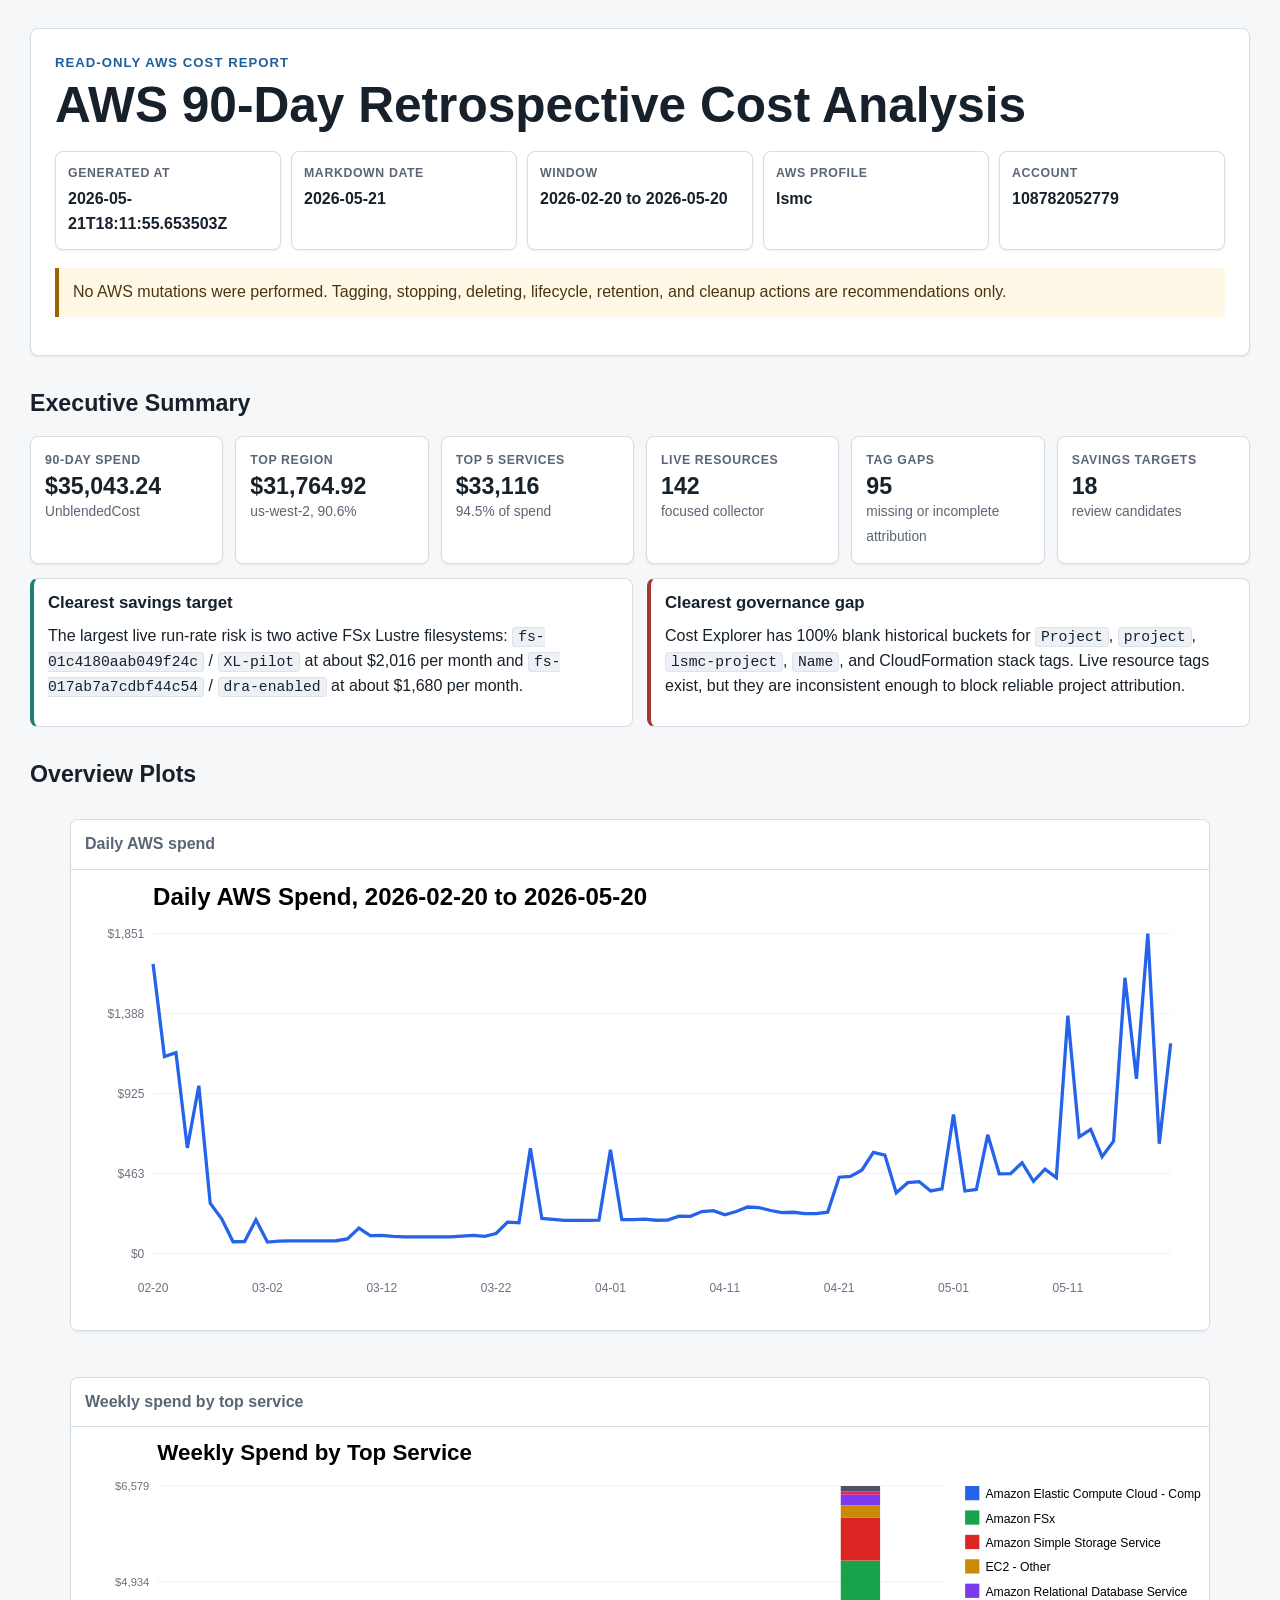
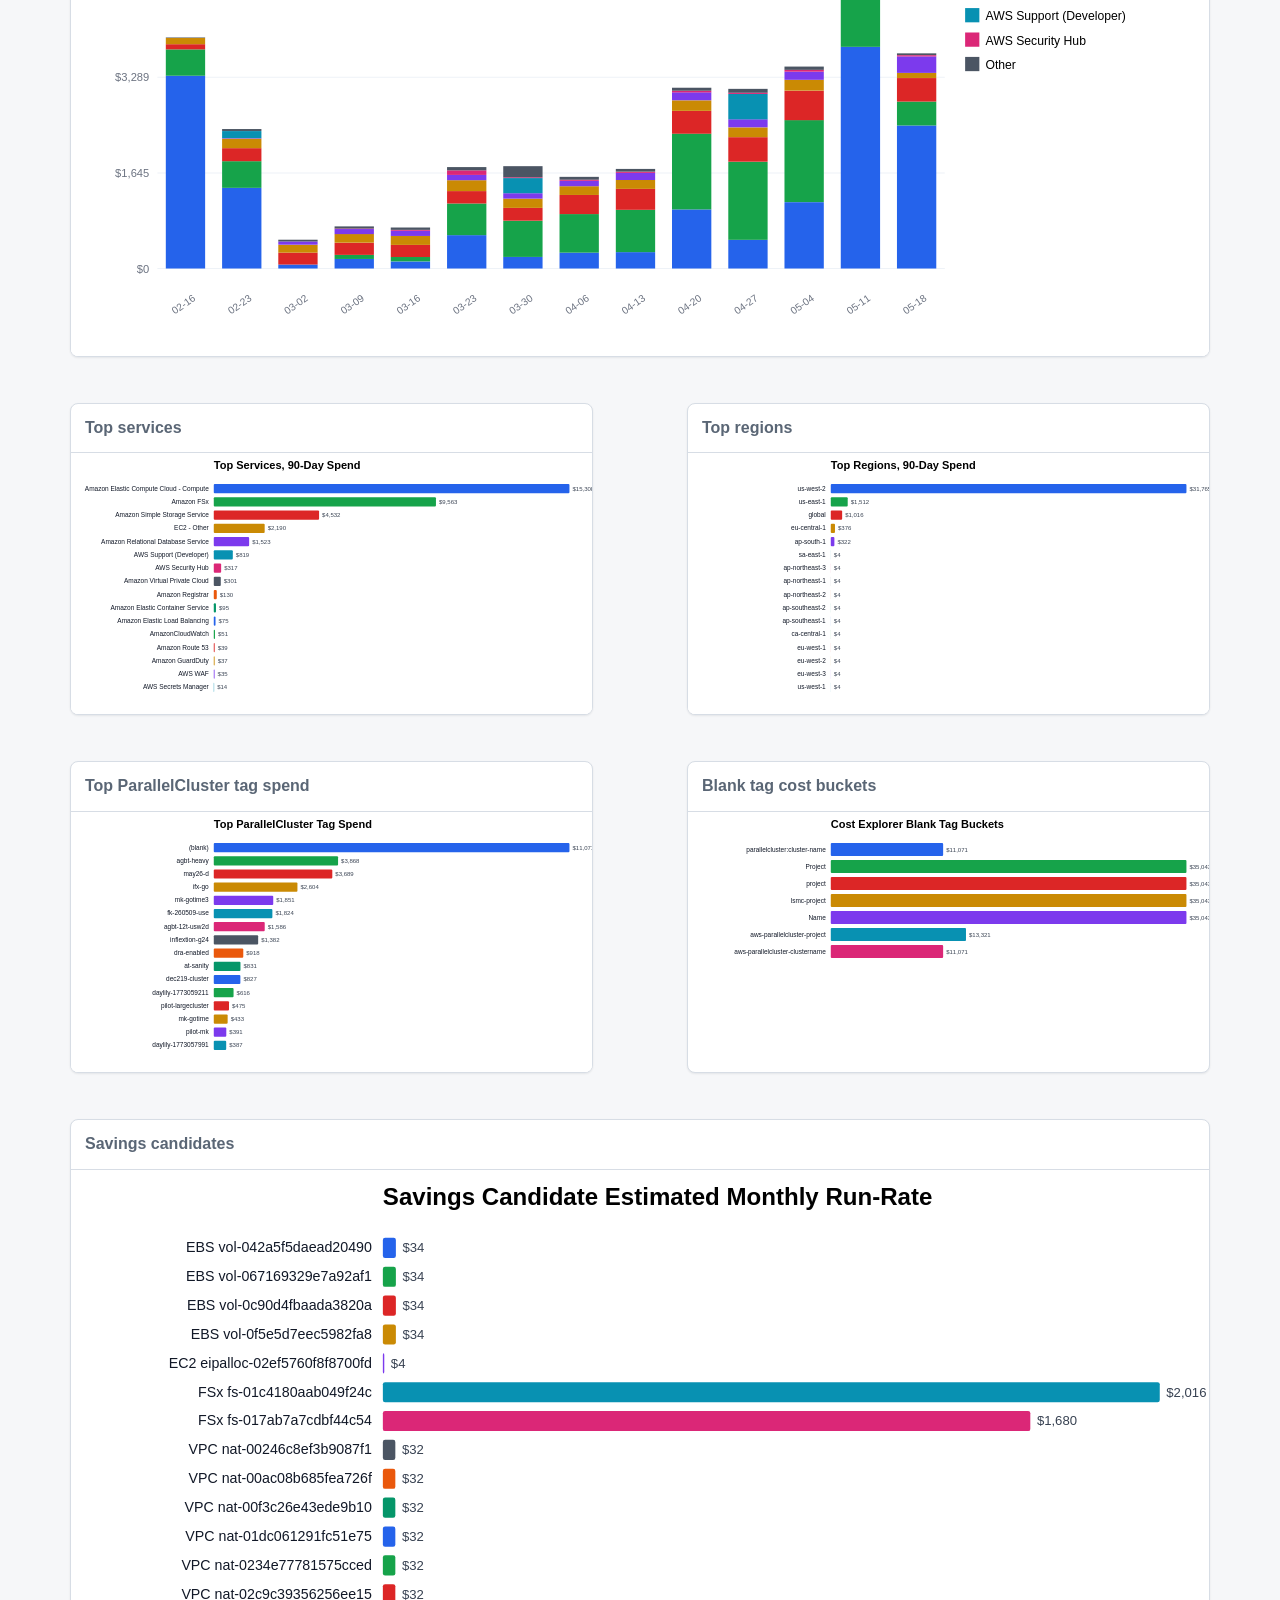
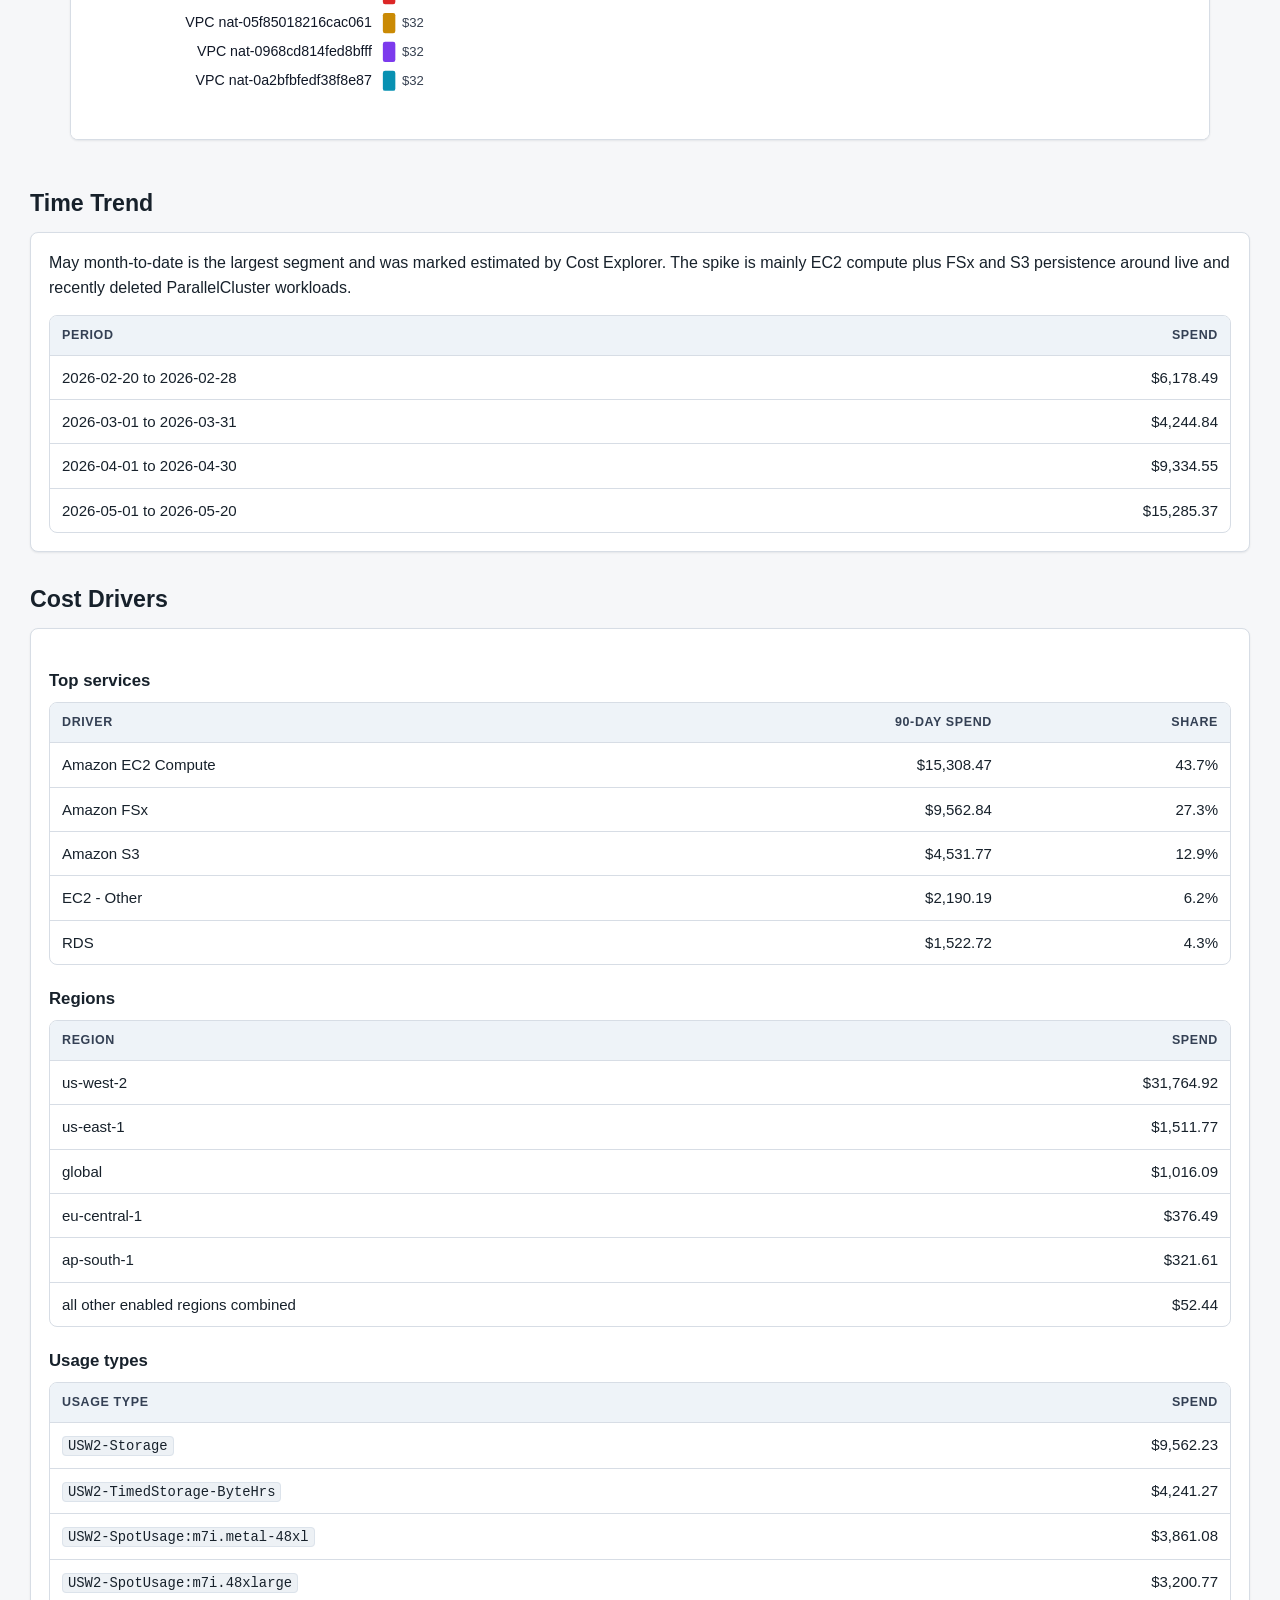
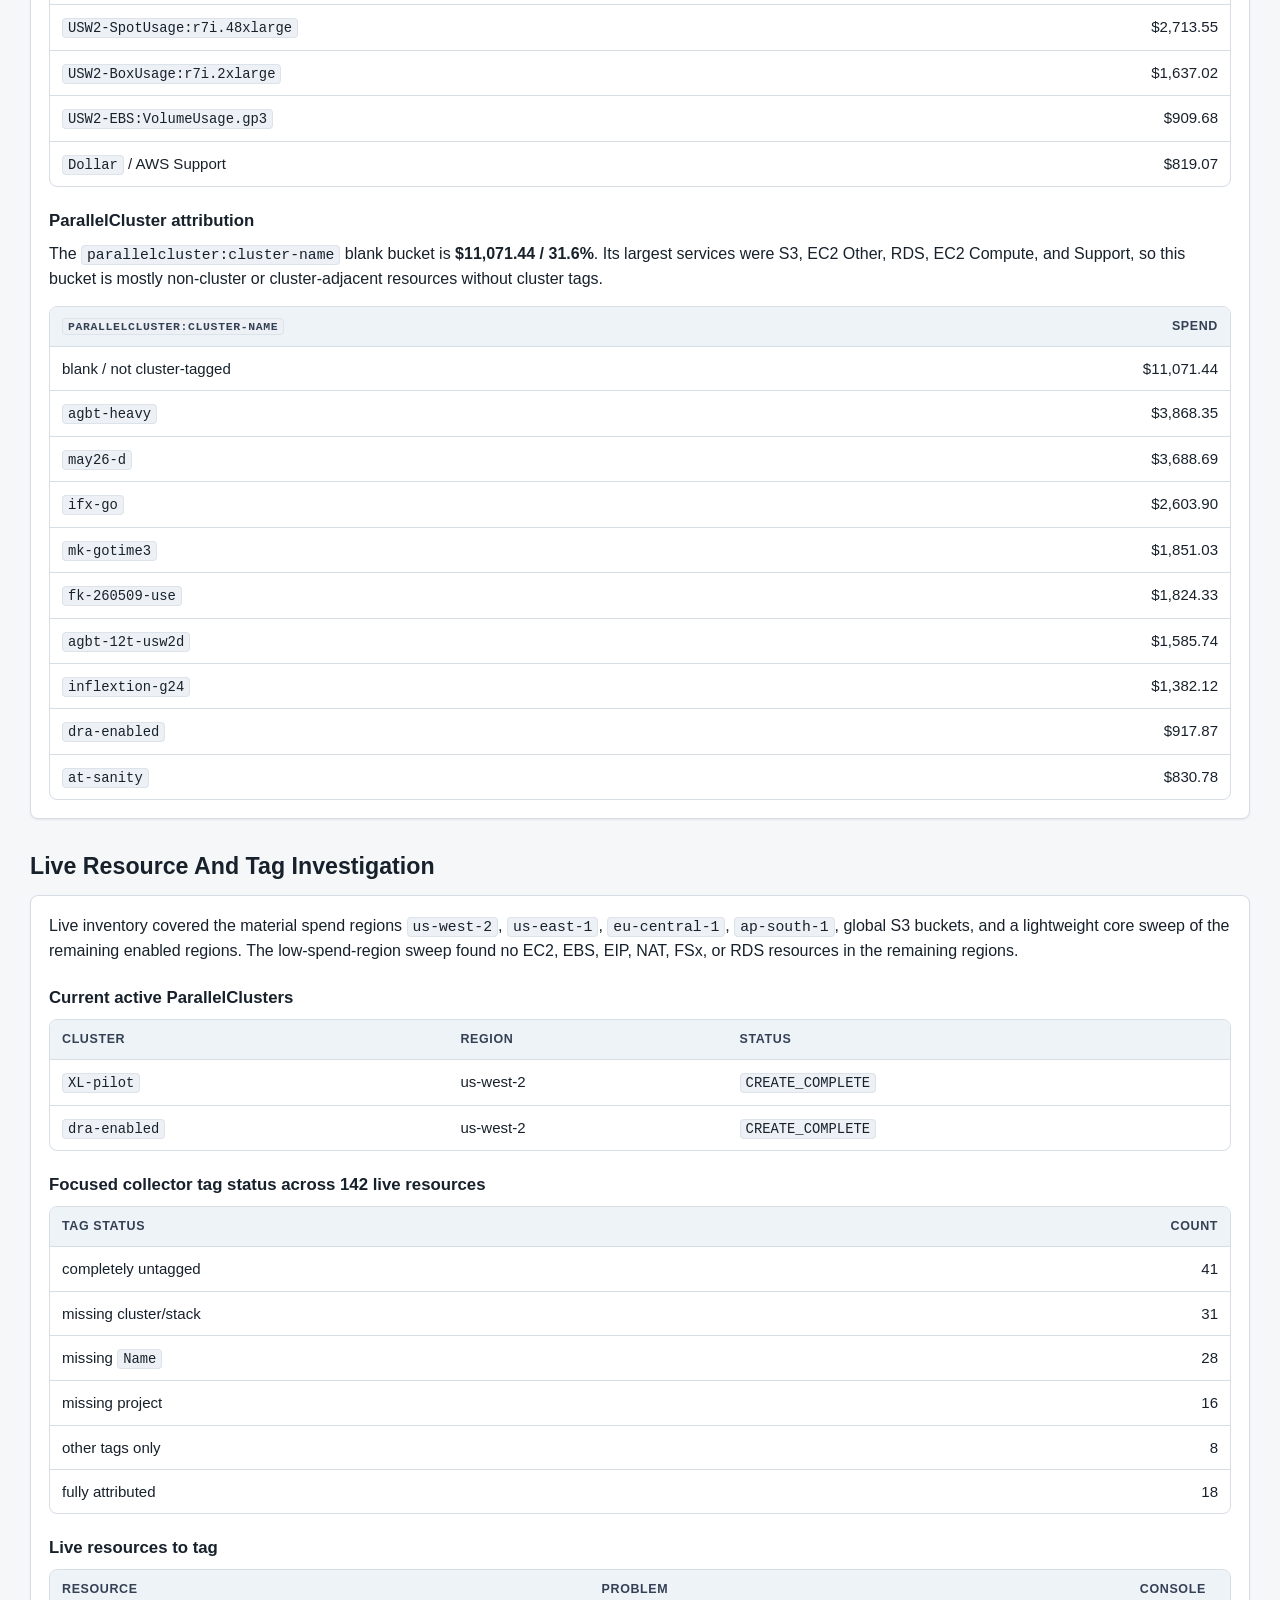
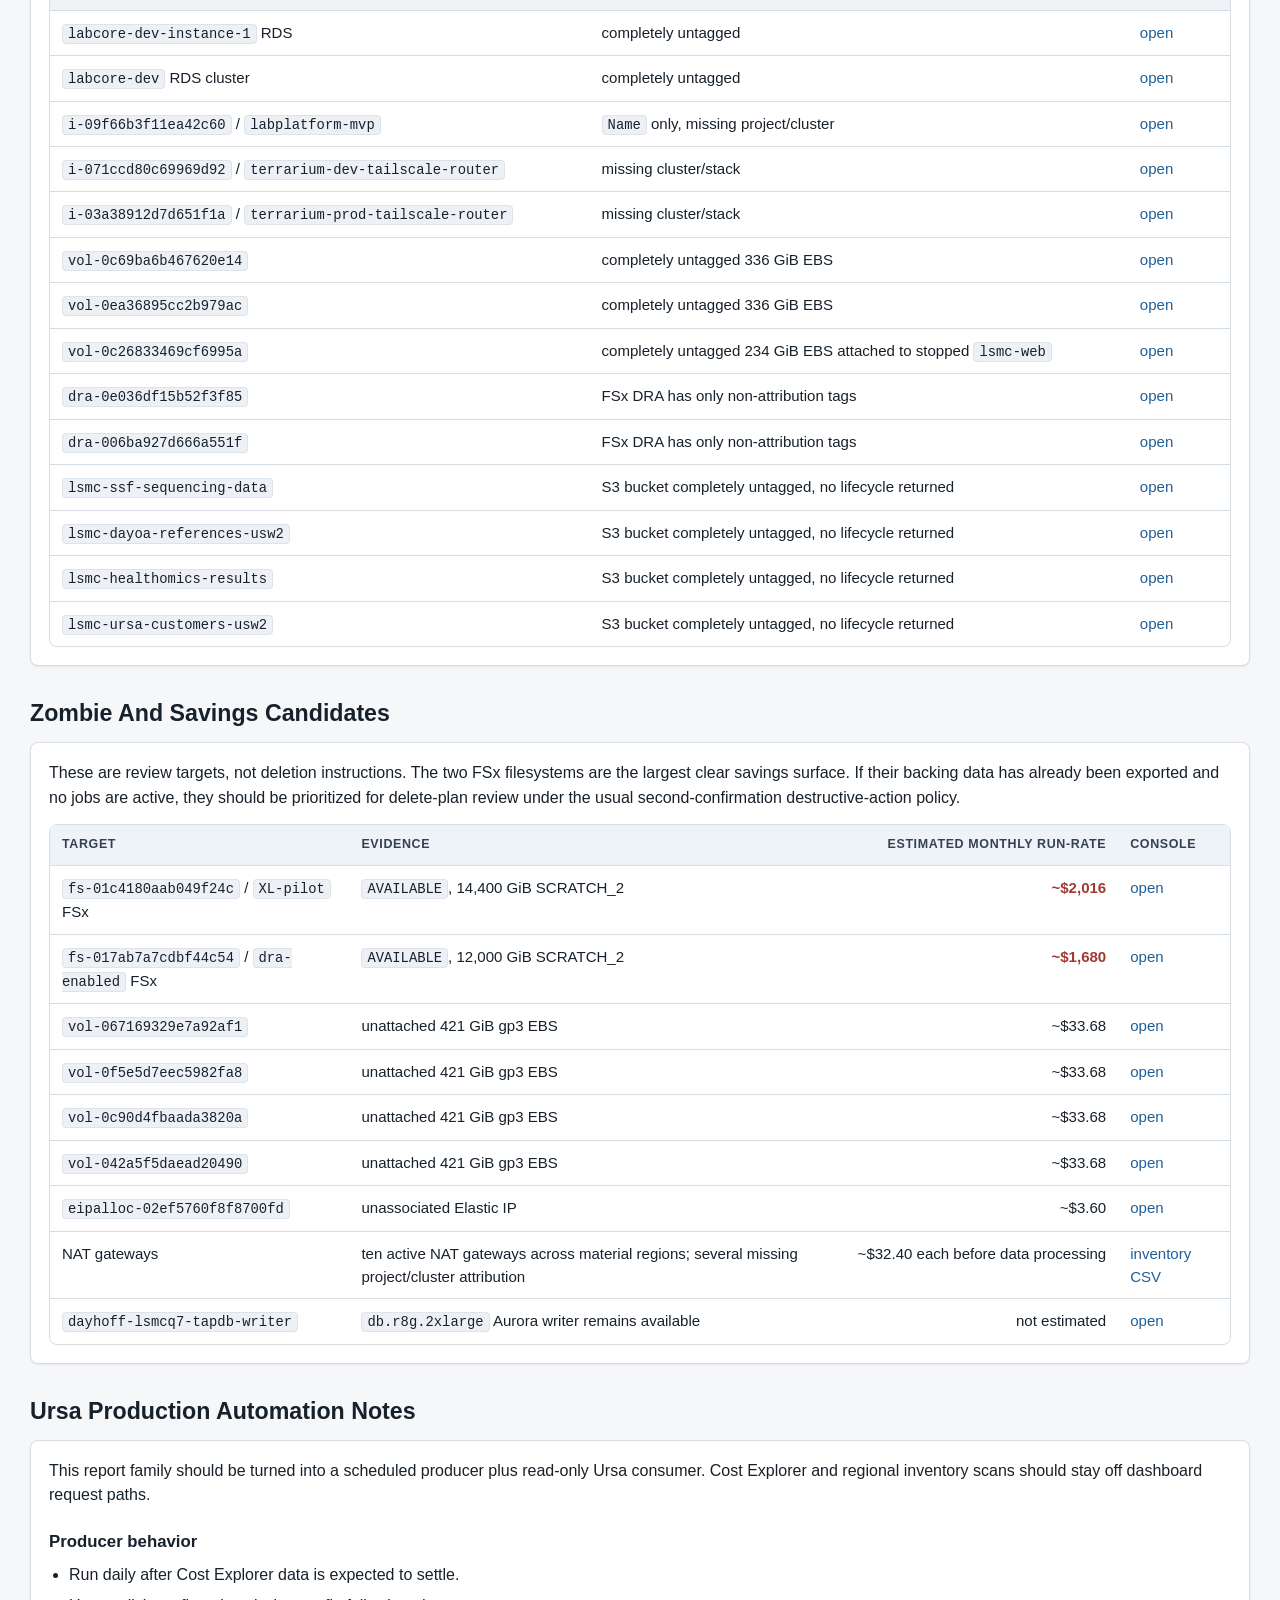
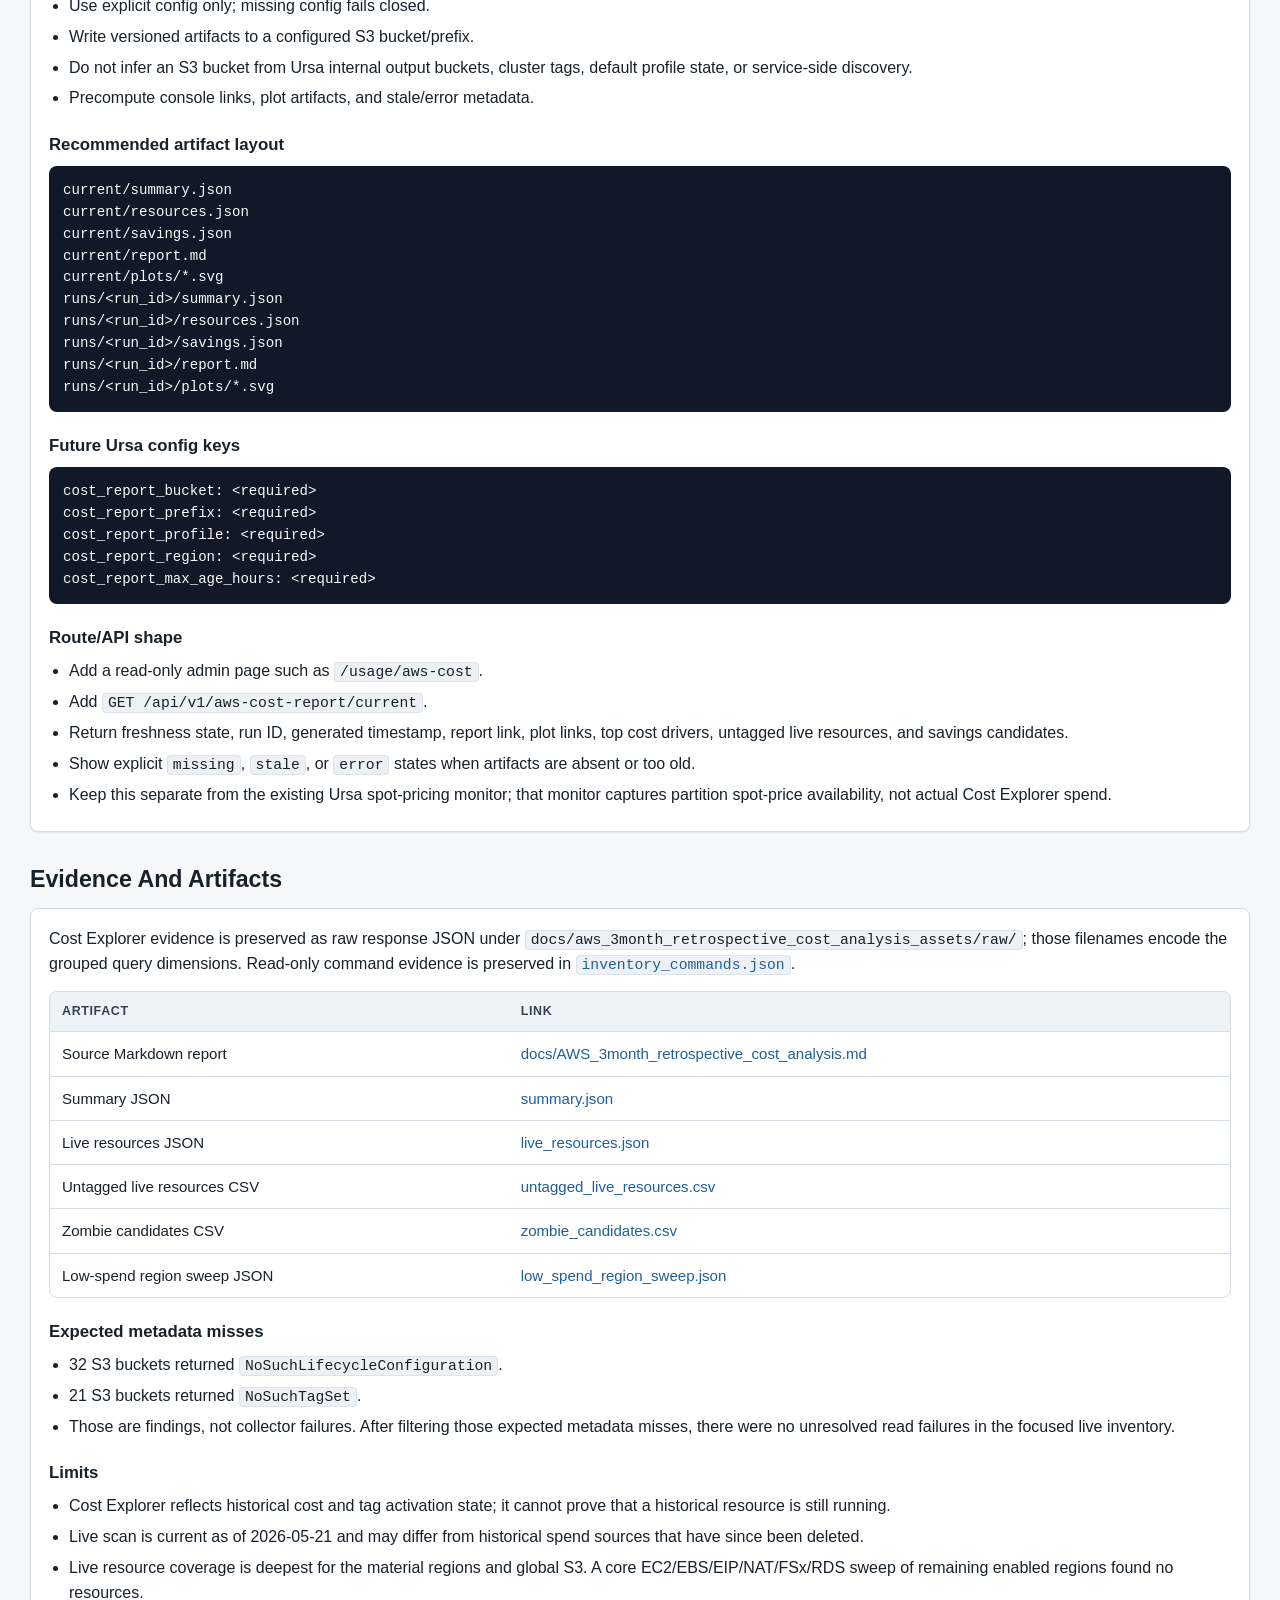
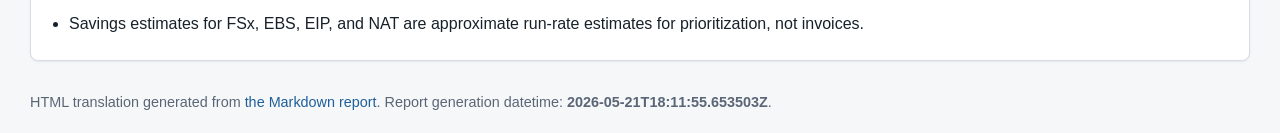
<file: daylib_ursa/gui/static/aws_usage_report/index.html>
<!doctype html>
<html lang="en">
<head>
  <meta charset="utf-8">
  <meta name="viewport" content="width=device-width, initial-scale=1">
  <title>AWS 90-Day Retrospective Cost Analysis</title>
  <style>
    :root {
      color-scheme: light;
      --bg: #f6f7f9;
      --panel: #ffffff;
      --ink: #17212b;
      --muted: #5a6675;
      --line: #d7dde5;
      --blue: #1f5f99;
      --teal: #1c7f72;
      --amber: #9b6400;
      --red: #a33a32;
      --shadow: 0 1px 2px rgba(17, 24, 39, 0.08);
    }

    * {
      box-sizing: border-box;
    }

    body {
      margin: 0;
      background: var(--bg);
      color: var(--ink);
      font-family: -apple-system, BlinkMacSystemFont, "Segoe UI", sans-serif;
      line-height: 1.55;
    }

    a {
      color: var(--blue);
      text-decoration: none;
    }

    a:hover,
    a:focus {
      text-decoration: underline;
    }

    .page {
      width: min(1220px, calc(100% - 32px));
      margin: 0 auto;
      padding: 28px 0 48px;
    }

    header {
      background: var(--panel);
      border: 1px solid var(--line);
      border-radius: 8px;
      box-shadow: var(--shadow);
      padding: 24px;
    }

    .eyebrow {
      margin: 0 0 6px;
      color: var(--blue);
      font-size: 0.82rem;
      font-weight: 700;
      letter-spacing: 0.08em;
      text-transform: uppercase;
    }

    h1 {
      margin: 0;
      font-size: clamp(2rem, 4vw, 3.1rem);
      line-height: 1.05;
      letter-spacing: 0;
    }

    h2 {
      margin: 34px 0 14px;
      font-size: 1.45rem;
      line-height: 1.2;
      letter-spacing: 0;
    }

    h3 {
      margin: 24px 0 10px;
      font-size: 1.05rem;
      line-height: 1.25;
      letter-spacing: 0;
    }

    p {
      margin: 0 0 14px;
    }

    code {
      background: #edf1f5;
      border: 1px solid #dce3eb;
      border-radius: 4px;
      padding: 1px 5px;
      font-family: ui-monospace, SFMono-Regular, Menlo, Consolas, monospace;
      font-size: 0.92em;
    }

    pre {
      overflow-x: auto;
      margin: 0 0 18px;
      padding: 14px;
      background: #111827;
      color: #f8fafc;
      border-radius: 8px;
      font-size: 0.88rem;
    }

    pre code {
      background: transparent;
      border: 0;
      color: inherit;
      padding: 0;
      font-size: inherit;
    }

    .meta {
      display: grid;
      grid-template-columns: repeat(5, minmax(150px, 1fr));
      gap: 10px;
      margin-top: 20px;
    }

    .meta div,
    .metric,
    .panel,
    .plot {
      background: var(--panel);
      border: 1px solid var(--line);
      border-radius: 8px;
      box-shadow: var(--shadow);
    }

    .meta div {
      padding: 12px;
    }

    .label {
      display: block;
      color: var(--muted);
      font-size: 0.77rem;
      font-weight: 700;
      letter-spacing: 0.05em;
      text-transform: uppercase;
    }

    .value {
      display: block;
      margin-top: 4px;
      font-weight: 700;
      overflow-wrap: anywhere;
    }

    .notice {
      margin-top: 18px;
      padding: 12px 14px;
      border-left: 4px solid var(--amber);
      background: #fff8e7;
      color: #4a3511;
    }

    .metrics {
      display: grid;
      grid-template-columns: repeat(6, minmax(140px, 1fr));
      gap: 12px;
      margin: 18px 0 8px;
    }

    .metric {
      padding: 14px;
    }

    .metric strong {
      display: block;
      margin-top: 4px;
      font-size: 1.45rem;
      line-height: 1.1;
    }

    .metric .small {
      color: var(--muted);
      font-size: 0.86rem;
    }

    .section {
      margin-top: 20px;
    }

    .panel {
      padding: 18px;
      margin-bottom: 16px;
    }

    .plots {
      display: grid;
      grid-template-columns: repeat(2, minmax(0, 1fr));
      gap: 14px;
    }

    .plot {
      overflow: hidden;
      min-width: 0;
    }

    .plot figcaption {
      padding: 12px 14px;
      color: var(--muted);
      font-weight: 700;
      border-bottom: 1px solid var(--line);
    }

    .plot img {
      display: block;
      width: 100%;
      height: auto;
      background: #fff;
    }

    .wide {
      grid-column: 1 / -1;
    }

    .table-wrap {
      overflow-x: auto;
      border: 1px solid var(--line);
      border-radius: 8px;
      background: #fff;
    }

    table {
      width: 100%;
      border-collapse: collapse;
      font-size: 0.94rem;
    }

    th,
    td {
      padding: 10px 12px;
      border-bottom: 1px solid var(--line);
      vertical-align: top;
      text-align: left;
    }

    th {
      color: #344054;
      background: #eef3f8;
      font-size: 0.78rem;
      letter-spacing: 0.05em;
      text-transform: uppercase;
      white-space: nowrap;
    }

    tbody tr:last-child td {
      border-bottom: 0;
    }

    td.num,
    th.num {
      text-align: right;
      white-space: nowrap;
    }

    .priority {
      color: var(--red);
      font-weight: 700;
    }

    .good {
      color: var(--teal);
      font-weight: 700;
    }

    .muted {
      color: var(--muted);
    }

    .callouts {
      display: grid;
      grid-template-columns: repeat(2, minmax(0, 1fr));
      gap: 14px;
      margin-top: 14px;
    }

    .callout {
      padding: 14px;
      border: 1px solid var(--line);
      border-left: 4px solid var(--blue);
      border-radius: 8px;
      background: #fff;
    }

    .callout.savings {
      border-left-color: var(--teal);
    }

    .callout.risk {
      border-left-color: var(--red);
    }

    .callout h3 {
      margin-top: 0;
    }

    .compact-list {
      margin: 0 0 0 20px;
      padding: 0;
    }

    .compact-list li {
      margin: 6px 0;
    }

    footer {
      margin-top: 30px;
      color: var(--muted);
      font-size: 0.9rem;
    }

    @media (max-width: 1020px) {
      .meta,
      .metrics {
        grid-template-columns: repeat(2, minmax(0, 1fr));
      }

      .plots,
      .callouts {
        grid-template-columns: 1fr;
      }
    }

    @media (max-width: 620px) {
      .page {
        width: min(100% - 20px, 1220px);
        padding-top: 12px;
      }

      header,
      .panel {
        padding: 14px;
      }

      .meta,
      .metrics {
        grid-template-columns: 1fr;
      }

      th,
      td {
        padding: 8px 10px;
      }
    }
  </style>
</head>
<body>
  <main class="page">
    <header>
      <p class="eyebrow">Read-only AWS cost report</p>
      <h1>AWS 90-Day Retrospective Cost Analysis</h1>
      <div class="meta" aria-label="Report metadata">
        <div>
          <span class="label">Generated At</span>
          <span class="value">2026-05-21T18:11:55.653503Z</span>
        </div>
        <div>
          <span class="label">Markdown Date</span>
          <span class="value">2026-05-21</span>
        </div>
        <div>
          <span class="label">Window</span>
          <span class="value">2026-02-20 to 2026-05-20</span>
        </div>
        <div>
          <span class="label">AWS Profile</span>
          <span class="value">lsmc</span>
        </div>
        <div>
          <span class="label">Account</span>
          <span class="value">108782052779</span>
        </div>
      </div>
      <p class="notice">No AWS mutations were performed. Tagging, stopping, deleting, lifecycle, retention, and cleanup actions are recommendations only.</p>
    </header>

    <section class="section" aria-labelledby="summary">
      <h2 id="summary">Executive Summary</h2>
      <div class="metrics">
        <div class="metric">
          <span class="label">90-Day Spend</span>
          <strong>$35,043.24</strong>
          <span class="small">UnblendedCost</span>
        </div>
        <div class="metric">
          <span class="label">Top Region</span>
          <strong>$31,764.92</strong>
          <span class="small">us-west-2, 90.6%</span>
        </div>
        <div class="metric">
          <span class="label">Top 5 Services</span>
          <strong>$33,116</strong>
          <span class="small">94.5% of spend</span>
        </div>
        <div class="metric">
          <span class="label">Live Resources</span>
          <strong>142</strong>
          <span class="small">focused collector</span>
        </div>
        <div class="metric">
          <span class="label">Tag Gaps</span>
          <strong>95</strong>
          <span class="small">missing or incomplete attribution</span>
        </div>
        <div class="metric">
          <span class="label">Savings Targets</span>
          <strong>18</strong>
          <span class="small">review candidates</span>
        </div>
      </div>
      <div class="callouts">
        <div class="callout savings">
          <h3>Clearest savings target</h3>
          <p>The largest live run-rate risk is two active FSx Lustre filesystems: <code>fs-01c4180aab049f24c</code> / <code>XL-pilot</code> at about $2,016 per month and <code>fs-017ab7a7cdbf44c54</code> / <code>dra-enabled</code> at about $1,680 per month.</p>
        </div>
        <div class="callout risk">
          <h3>Clearest governance gap</h3>
          <p>Cost Explorer has 100% blank historical buckets for <code>Project</code>, <code>project</code>, <code>lsmc-project</code>, <code>Name</code>, and CloudFormation stack tags. Live resource tags exist, but they are inconsistent enough to block reliable project attribution.</p>
        </div>
      </div>
    </section>

    <section class="section" aria-labelledby="plots">
      <h2 id="plots">Overview Plots</h2>
      <div class="plots">
        <figure class="plot wide">
          <figcaption>Daily AWS spend</figcaption>
          <img src="images/daily_spend.svg" alt="Daily AWS spend line chart">
        </figure>
        <figure class="plot wide">
          <figcaption>Weekly spend by top service</figcaption>
          <img src="images/weekly_service_spend.svg" alt="Weekly stacked bar chart by top service">
        </figure>
        <figure class="plot">
          <figcaption>Top services</figcaption>
          <img src="images/top_services.svg" alt="Top services bar chart">
        </figure>
        <figure class="plot">
          <figcaption>Top regions</figcaption>
          <img src="images/top_regions.svg" alt="Top regions bar chart">
        </figure>
        <figure class="plot">
          <figcaption>Top ParallelCluster tag spend</figcaption>
          <img src="images/top_cluster_tags.svg" alt="ParallelCluster tag spend bar chart">
        </figure>
        <figure class="plot">
          <figcaption>Blank tag cost buckets</figcaption>
          <img src="images/tag_gap_costs.svg" alt="Blank tag cost buckets bar chart">
        </figure>
        <figure class="plot wide">
          <figcaption>Savings candidates</figcaption>
          <img src="images/savings_candidates.svg" alt="Savings candidates bar chart">
        </figure>
      </div>
    </section>

    <section class="section" aria-labelledby="time-trend">
      <h2 id="time-trend">Time Trend</h2>
      <div class="panel">
        <p>May month-to-date is the largest segment and was marked estimated by Cost Explorer. The spike is mainly EC2 compute plus FSx and S3 persistence around live and recently deleted ParallelCluster workloads.</p>
        <div class="table-wrap">
          <table>
            <thead>
              <tr>
                <th>Period</th>
                <th class="num">Spend</th>
              </tr>
            </thead>
            <tbody>
              <tr><td>2026-02-20 to 2026-02-28</td><td class="num">$6,178.49</td></tr>
              <tr><td>2026-03-01 to 2026-03-31</td><td class="num">$4,244.84</td></tr>
              <tr><td>2026-04-01 to 2026-04-30</td><td class="num">$9,334.55</td></tr>
              <tr><td>2026-05-01 to 2026-05-20</td><td class="num">$15,285.37</td></tr>
            </tbody>
          </table>
        </div>
      </div>
    </section>

    <section class="section" aria-labelledby="drivers">
      <h2 id="drivers">Cost Drivers</h2>
      <div class="panel">
        <h3>Top services</h3>
        <div class="table-wrap">
          <table>
            <thead>
              <tr>
                <th>Driver</th>
                <th class="num">90-Day Spend</th>
                <th class="num">Share</th>
              </tr>
            </thead>
            <tbody>
              <tr><td>Amazon EC2 Compute</td><td class="num">$15,308.47</td><td class="num">43.7%</td></tr>
              <tr><td>Amazon FSx</td><td class="num">$9,562.84</td><td class="num">27.3%</td></tr>
              <tr><td>Amazon S3</td><td class="num">$4,531.77</td><td class="num">12.9%</td></tr>
              <tr><td>EC2 - Other</td><td class="num">$2,190.19</td><td class="num">6.2%</td></tr>
              <tr><td>RDS</td><td class="num">$1,522.72</td><td class="num">4.3%</td></tr>
            </tbody>
          </table>
        </div>

        <h3>Regions</h3>
        <div class="table-wrap">
          <table>
            <thead>
              <tr>
                <th>Region</th>
                <th class="num">Spend</th>
              </tr>
            </thead>
            <tbody>
              <tr><td>us-west-2</td><td class="num">$31,764.92</td></tr>
              <tr><td>us-east-1</td><td class="num">$1,511.77</td></tr>
              <tr><td>global</td><td class="num">$1,016.09</td></tr>
              <tr><td>eu-central-1</td><td class="num">$376.49</td></tr>
              <tr><td>ap-south-1</td><td class="num">$321.61</td></tr>
              <tr><td>all other enabled regions combined</td><td class="num">$52.44</td></tr>
            </tbody>
          </table>
        </div>

        <h3>Usage types</h3>
        <div class="table-wrap">
          <table>
            <thead>
              <tr>
                <th>Usage Type</th>
                <th class="num">Spend</th>
              </tr>
            </thead>
            <tbody>
              <tr><td><code>USW2-Storage</code></td><td class="num">$9,562.23</td></tr>
              <tr><td><code>USW2-TimedStorage-ByteHrs</code></td><td class="num">$4,241.27</td></tr>
              <tr><td><code>USW2-SpotUsage:m7i.metal-48xl</code></td><td class="num">$3,861.08</td></tr>
              <tr><td><code>USW2-SpotUsage:m7i.48xlarge</code></td><td class="num">$3,200.77</td></tr>
              <tr><td><code>USW2-SpotUsage:r7i.48xlarge</code></td><td class="num">$2,713.55</td></tr>
              <tr><td><code>USW2-BoxUsage:r7i.2xlarge</code></td><td class="num">$1,637.02</td></tr>
              <tr><td><code>USW2-EBS:VolumeUsage.gp3</code></td><td class="num">$909.68</td></tr>
              <tr><td><code>Dollar</code> / AWS Support</td><td class="num">$819.07</td></tr>
            </tbody>
          </table>
        </div>

        <h3>ParallelCluster attribution</h3>
        <p>The <code>parallelcluster:cluster-name</code> blank bucket is <strong>$11,071.44 / 31.6%</strong>. Its largest services were S3, EC2 Other, RDS, EC2 Compute, and Support, so this bucket is mostly non-cluster or cluster-adjacent resources without cluster tags.</p>
        <div class="table-wrap">
          <table>
            <thead>
              <tr>
                <th><code>parallelcluster:cluster-name</code></th>
                <th class="num">Spend</th>
              </tr>
            </thead>
            <tbody>
              <tr><td>blank / not cluster-tagged</td><td class="num">$11,071.44</td></tr>
              <tr><td><code>agbt-heavy</code></td><td class="num">$3,868.35</td></tr>
              <tr><td><code>may26-d</code></td><td class="num">$3,688.69</td></tr>
              <tr><td><code>ifx-go</code></td><td class="num">$2,603.90</td></tr>
              <tr><td><code>mk-gotime3</code></td><td class="num">$1,851.03</td></tr>
              <tr><td><code>fk-260509-use</code></td><td class="num">$1,824.33</td></tr>
              <tr><td><code>agbt-12t-usw2d</code></td><td class="num">$1,585.74</td></tr>
              <tr><td><code>inflextion-g24</code></td><td class="num">$1,382.12</td></tr>
              <tr><td><code>dra-enabled</code></td><td class="num">$917.87</td></tr>
              <tr><td><code>at-sanity</code></td><td class="num">$830.78</td></tr>
            </tbody>
          </table>
        </div>
      </div>
    </section>

    <section class="section" aria-labelledby="tags">
      <h2 id="tags">Live Resource And Tag Investigation</h2>
      <div class="panel">
        <p>Live inventory covered the material spend regions <code>us-west-2</code>, <code>us-east-1</code>, <code>eu-central-1</code>, <code>ap-south-1</code>, global S3 buckets, and a lightweight core sweep of the remaining enabled regions. The low-spend-region sweep found no EC2, EBS, EIP, NAT, FSx, or RDS resources in the remaining regions.</p>
        <h3>Current active ParallelClusters</h3>
        <div class="table-wrap">
          <table>
            <thead>
              <tr>
                <th>Cluster</th>
                <th>Region</th>
                <th>Status</th>
              </tr>
            </thead>
            <tbody>
              <tr><td><code>XL-pilot</code></td><td>us-west-2</td><td><code>CREATE_COMPLETE</code></td></tr>
              <tr><td><code>dra-enabled</code></td><td>us-west-2</td><td><code>CREATE_COMPLETE</code></td></tr>
            </tbody>
          </table>
        </div>

        <h3>Focused collector tag status across 142 live resources</h3>
        <div class="table-wrap">
          <table>
            <thead>
              <tr>
                <th>Tag Status</th>
                <th class="num">Count</th>
              </tr>
            </thead>
            <tbody>
              <tr><td>completely untagged</td><td class="num">41</td></tr>
              <tr><td>missing cluster/stack</td><td class="num">31</td></tr>
              <tr><td>missing <code>Name</code></td><td class="num">28</td></tr>
              <tr><td>missing project</td><td class="num">16</td></tr>
              <tr><td>other tags only</td><td class="num">8</td></tr>
              <tr><td>fully attributed</td><td class="num">18</td></tr>
            </tbody>
          </table>
        </div>

        <h3>Live resources to tag</h3>
        <div class="table-wrap">
          <table>
            <thead>
              <tr>
                <th>Resource</th>
                <th>Problem</th>
                <th>Console</th>
              </tr>
            </thead>
            <tbody>
              <tr><td><code>labcore-dev-instance-1</code> RDS</td><td>completely untagged</td><td><a href="https://console.aws.amazon.com/rds/home?region=us-west-2#database:id=labcore-dev-instance-1;is-cluster=false">open</a></td></tr>
              <tr><td><code>labcore-dev</code> RDS cluster</td><td>completely untagged</td><td><a href="https://console.aws.amazon.com/rds/home?region=us-west-2#database:id=labcore-dev;is-cluster=true">open</a></td></tr>
              <tr><td><code>i-09f66b3f11ea42c60</code> / <code>labplatform-mvp</code></td><td><code>Name</code> only, missing project/cluster</td><td><a href="https://us-west-2.console.aws.amazon.com/ec2/home?region=us-west-2#InstanceDetails:instanceId=i-09f66b3f11ea42c60">open</a></td></tr>
              <tr><td><code>i-071ccd80c69969d92</code> / <code>terrarium-dev-tailscale-router</code></td><td>missing cluster/stack</td><td><a href="https://us-west-2.console.aws.amazon.com/ec2/home?region=us-west-2#InstanceDetails:instanceId=i-071ccd80c69969d92">open</a></td></tr>
              <tr><td><code>i-03a38912d7d651f1a</code> / <code>terrarium-prod-tailscale-router</code></td><td>missing cluster/stack</td><td><a href="https://us-west-2.console.aws.amazon.com/ec2/home?region=us-west-2#InstanceDetails:instanceId=i-03a38912d7d651f1a">open</a></td></tr>
              <tr><td><code>vol-0c69ba6b467620e14</code></td><td>completely untagged 336 GiB EBS</td><td><a href="https://us-west-2.console.aws.amazon.com/ec2/home?region=us-west-2#VolumeDetails:volumeId=vol-0c69ba6b467620e14">open</a></td></tr>
              <tr><td><code>vol-0ea36895cc2b979ac</code></td><td>completely untagged 336 GiB EBS</td><td><a href="https://us-west-2.console.aws.amazon.com/ec2/home?region=us-west-2#VolumeDetails:volumeId=vol-0ea36895cc2b979ac">open</a></td></tr>
              <tr><td><code>vol-0c26833469cf6995a</code></td><td>completely untagged 234 GiB EBS attached to stopped <code>lsmc-web</code></td><td><a href="https://us-west-2.console.aws.amazon.com/ec2/home?region=us-west-2#VolumeDetails:volumeId=vol-0c26833469cf6995a">open</a></td></tr>
              <tr><td><code>dra-0e036df15b52f3f85</code></td><td>FSx DRA has only non-attribution tags</td><td><a href="https://us-west-2.console.aws.amazon.com/fsx/home?region=us-west-2#data-repository-association-details/dra-0e036df15b52f3f85">open</a></td></tr>
              <tr><td><code>dra-006ba927d666a551f</code></td><td>FSx DRA has only non-attribution tags</td><td><a href="https://us-west-2.console.aws.amazon.com/fsx/home?region=us-west-2#data-repository-association-details/dra-006ba927d666a551f">open</a></td></tr>
              <tr><td><code>lsmc-ssf-sequencing-data</code></td><td>S3 bucket completely untagged, no lifecycle returned</td><td><a href="https://s3.console.aws.amazon.com/s3/buckets/lsmc-ssf-sequencing-data?region=us-west-2&amp;bucketType=general">open</a></td></tr>
              <tr><td><code>lsmc-dayoa-references-usw2</code></td><td>S3 bucket completely untagged, no lifecycle returned</td><td><a href="https://s3.console.aws.amazon.com/s3/buckets/lsmc-dayoa-references-usw2?region=us-west-2&amp;bucketType=general">open</a></td></tr>
              <tr><td><code>lsmc-healthomics-results</code></td><td>S3 bucket completely untagged, no lifecycle returned</td><td><a href="https://s3.console.aws.amazon.com/s3/buckets/lsmc-healthomics-results?region=us-west-2&amp;bucketType=general">open</a></td></tr>
              <tr><td><code>lsmc-ursa-customers-usw2</code></td><td>S3 bucket completely untagged, no lifecycle returned</td><td><a href="https://s3.console.aws.amazon.com/s3/buckets/lsmc-ursa-customers-usw2?region=us-west-2&amp;bucketType=general">open</a></td></tr>
            </tbody>
          </table>
        </div>
      </div>
    </section>

    <section class="section" aria-labelledby="savings">
      <h2 id="savings">Zombie And Savings Candidates</h2>
      <div class="panel">
        <p>These are review targets, not deletion instructions. The two FSx filesystems are the largest clear savings surface. If their backing data has already been exported and no jobs are active, they should be prioritized for delete-plan review under the usual second-confirmation destructive-action policy.</p>
        <div class="table-wrap">
          <table>
            <thead>
              <tr>
                <th>Target</th>
                <th>Evidence</th>
                <th class="num">Estimated Monthly Run-Rate</th>
                <th>Console</th>
              </tr>
            </thead>
            <tbody>
              <tr><td><code>fs-01c4180aab049f24c</code> / <code>XL-pilot</code> FSx</td><td><code>AVAILABLE</code>, 14,400 GiB SCRATCH_2</td><td class="num priority">~$2,016</td><td><a href="https://us-west-2.console.aws.amazon.com/fsx/home?region=us-west-2#file-system-details/fs-01c4180aab049f24c">open</a></td></tr>
              <tr><td><code>fs-017ab7a7cdbf44c54</code> / <code>dra-enabled</code> FSx</td><td><code>AVAILABLE</code>, 12,000 GiB SCRATCH_2</td><td class="num priority">~$1,680</td><td><a href="https://us-west-2.console.aws.amazon.com/fsx/home?region=us-west-2#file-system-details/fs-017ab7a7cdbf44c54">open</a></td></tr>
              <tr><td><code>vol-067169329e7a92af1</code></td><td>unattached 421 GiB gp3 EBS</td><td class="num">~$33.68</td><td><a href="https://us-west-2.console.aws.amazon.com/ec2/home?region=us-west-2#VolumeDetails:volumeId=vol-067169329e7a92af1">open</a></td></tr>
              <tr><td><code>vol-0f5e5d7eec5982fa8</code></td><td>unattached 421 GiB gp3 EBS</td><td class="num">~$33.68</td><td><a href="https://us-west-2.console.aws.amazon.com/ec2/home?region=us-west-2#VolumeDetails:volumeId=vol-0f5e5d7eec5982fa8">open</a></td></tr>
              <tr><td><code>vol-0c90d4fbaada3820a</code></td><td>unattached 421 GiB gp3 EBS</td><td class="num">~$33.68</td><td><a href="https://us-west-2.console.aws.amazon.com/ec2/home?region=us-west-2#VolumeDetails:volumeId=vol-0c90d4fbaada3820a">open</a></td></tr>
              <tr><td><code>vol-042a5f5daead20490</code></td><td>unattached 421 GiB gp3 EBS</td><td class="num">~$33.68</td><td><a href="https://us-west-2.console.aws.amazon.com/ec2/home?region=us-west-2#VolumeDetails:volumeId=vol-042a5f5daead20490">open</a></td></tr>
              <tr><td><code>eipalloc-02ef5760f8f8700fd</code></td><td>unassociated Elastic IP</td><td class="num">~$3.60</td><td><a href="https://us-west-2.console.aws.amazon.com/ec2/home?region=us-west-2#Addresses:PublicIp=eipalloc-02ef5760f8f8700fd">open</a></td></tr>
              <tr><td>NAT gateways</td><td>ten active NAT gateways across material regions; several missing project/cluster attribution</td><td class="num">~$32.40 each before data processing</td><td><a href="../docs/aws_3month_retrospective_cost_analysis_assets/data/zombie_candidates.csv">inventory CSV</a></td></tr>
              <tr><td><code>dayhoff-lsmcq7-tapdb-writer</code></td><td><code>db.r8g.2xlarge</code> Aurora writer remains available</td><td class="num">not estimated</td><td><a href="https://us-west-2.console.aws.amazon.com/rds/home?region=us-west-2#database:id=dayhoff-lsmcq7-tapdb-writer;is-cluster=false">open</a></td></tr>
            </tbody>
          </table>
        </div>
      </div>
    </section>

    <section class="section" aria-labelledby="ursa">
      <h2 id="ursa">Ursa Production Automation Notes</h2>
      <div class="panel">
        <p>This report family should be turned into a scheduled producer plus read-only Ursa consumer. Cost Explorer and regional inventory scans should stay off dashboard request paths.</p>
        <h3>Producer behavior</h3>
        <ul class="compact-list">
          <li>Run daily after Cost Explorer data is expected to settle.</li>
          <li>Use explicit config only; missing config fails closed.</li>
          <li>Write versioned artifacts to a configured S3 bucket/prefix.</li>
          <li>Do not infer an S3 bucket from Ursa internal output buckets, cluster tags, default profile state, or service-side discovery.</li>
          <li>Precompute console links, plot artifacts, and stale/error metadata.</li>
        </ul>
        <h3>Recommended artifact layout</h3>
        <pre><code>current/summary.json
current/resources.json
current/savings.json
current/report.md
current/plots/*.svg
runs/&lt;run_id&gt;/summary.json
runs/&lt;run_id&gt;/resources.json
runs/&lt;run_id&gt;/savings.json
runs/&lt;run_id&gt;/report.md
runs/&lt;run_id&gt;/plots/*.svg</code></pre>
        <h3>Future Ursa config keys</h3>
        <pre><code>cost_report_bucket: &lt;required&gt;
cost_report_prefix: &lt;required&gt;
cost_report_profile: &lt;required&gt;
cost_report_region: &lt;required&gt;
cost_report_max_age_hours: &lt;required&gt;</code></pre>
        <h3>Route/API shape</h3>
        <ul class="compact-list">
          <li>Add a read-only admin page such as <code>/usage/aws-cost</code>.</li>
          <li>Add <code>GET /api/v1/aws-cost-report/current</code>.</li>
          <li>Return freshness state, run ID, generated timestamp, report link, plot links, top cost drivers, untagged live resources, and savings candidates.</li>
          <li>Show explicit <code>missing</code>, <code>stale</code>, or <code>error</code> states when artifacts are absent or too old.</li>
          <li>Keep this separate from the existing Ursa spot-pricing monitor; that monitor captures partition spot-price availability, not actual Cost Explorer spend.</li>
        </ul>
      </div>
    </section>

    <section class="section" aria-labelledby="evidence">
      <h2 id="evidence">Evidence And Artifacts</h2>
      <div class="panel">
        <p>Cost Explorer evidence is preserved as raw response JSON under <code>docs/aws_3month_retrospective_cost_analysis_assets/raw/</code>; those filenames encode the grouped query dimensions. Read-only command evidence is preserved in <a href="../docs/aws_3month_retrospective_cost_analysis_assets/data/inventory_commands.json"><code>inventory_commands.json</code></a>.</p>
        <div class="table-wrap">
          <table>
            <thead>
              <tr>
                <th>Artifact</th>
                <th>Link</th>
              </tr>
            </thead>
            <tbody>
              <tr><td>Source Markdown report</td><td><a href="../docs/AWS_3month_retrospective_cost_analysis.md">docs/AWS_3month_retrospective_cost_analysis.md</a></td></tr>
              <tr><td>Summary JSON</td><td><a href="../docs/aws_3month_retrospective_cost_analysis_assets/data/summary.json">summary.json</a></td></tr>
              <tr><td>Live resources JSON</td><td><a href="../docs/aws_3month_retrospective_cost_analysis_assets/data/live_resources.json">live_resources.json</a></td></tr>
              <tr><td>Untagged live resources CSV</td><td><a href="../docs/aws_3month_retrospective_cost_analysis_assets/data/untagged_live_resources.csv">untagged_live_resources.csv</a></td></tr>
              <tr><td>Zombie candidates CSV</td><td><a href="../docs/aws_3month_retrospective_cost_analysis_assets/data/zombie_candidates.csv">zombie_candidates.csv</a></td></tr>
              <tr><td>Low-spend region sweep JSON</td><td><a href="../docs/aws_3month_retrospective_cost_analysis_assets/data/low_spend_region_sweep.json">low_spend_region_sweep.json</a></td></tr>
            </tbody>
          </table>
        </div>
        <h3>Expected metadata misses</h3>
        <ul class="compact-list">
          <li>32 S3 buckets returned <code>NoSuchLifecycleConfiguration</code>.</li>
          <li>21 S3 buckets returned <code>NoSuchTagSet</code>.</li>
          <li>Those are findings, not collector failures. After filtering those expected metadata misses, there were no unresolved read failures in the focused live inventory.</li>
        </ul>
        <h3>Limits</h3>
        <ul class="compact-list">
          <li>Cost Explorer reflects historical cost and tag activation state; it cannot prove that a historical resource is still running.</li>
          <li>Live scan is current as of 2026-05-21 and may differ from historical spend sources that have since been deleted.</li>
          <li>Live resource coverage is deepest for the material regions and global S3. A core EC2/EBS/EIP/NAT/FSx/RDS sweep of remaining enabled regions found no resources.</li>
          <li>Savings estimates for FSx, EBS, EIP, and NAT are approximate run-rate estimates for prioritization, not invoices.</li>
        </ul>
      </div>
    </section>

    <footer>
      <p>HTML translation generated from <a href="../docs/AWS_3month_retrospective_cost_analysis.md">the Markdown report</a>. Report generation datetime: <strong>2026-05-21T18:11:55.653503Z</strong>.</p>
    </footer>
  </main>
</body>
</html>
</file>
